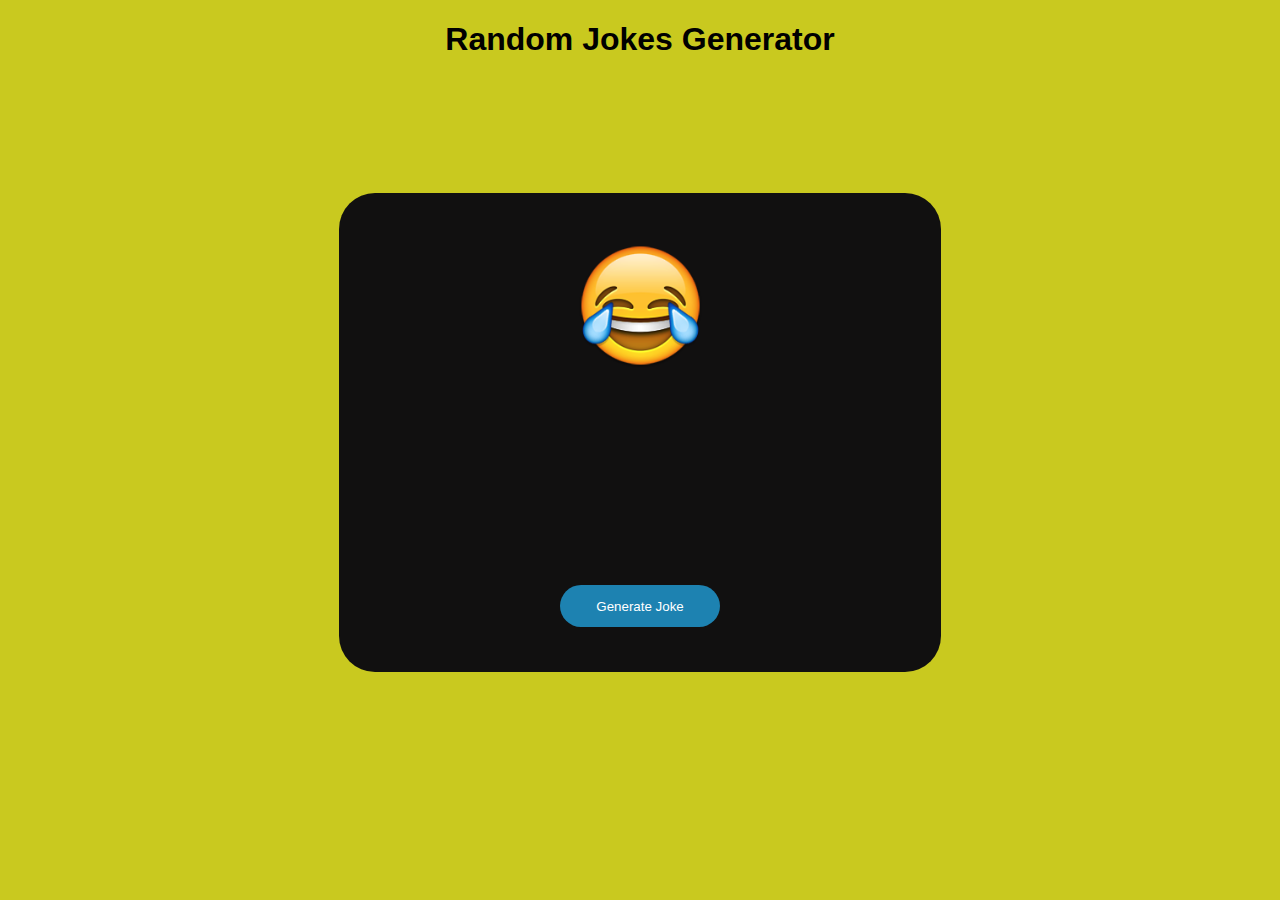
<file: Joke-Generator-API/index.html>
<!DOCTYPE html>
<html lang="en">

<head>
    <meta charset="UTF-8">
    <meta name="viewport" content="width=device-width, initial-scale=1.0">
    <title>Joke Generator</title>
    <link rel="stylesheet" href="style.css">
</head>

<body>

    <h1>Random Jokes Generator</h1>

    <div class="main">

        <img src="image/laughing-emoji.png">

        <p id="para"></p>

        <button id="btn">Generate Joke</button>

        <script src="script.js"></script>

    </div>

</body>

</html>
</file>
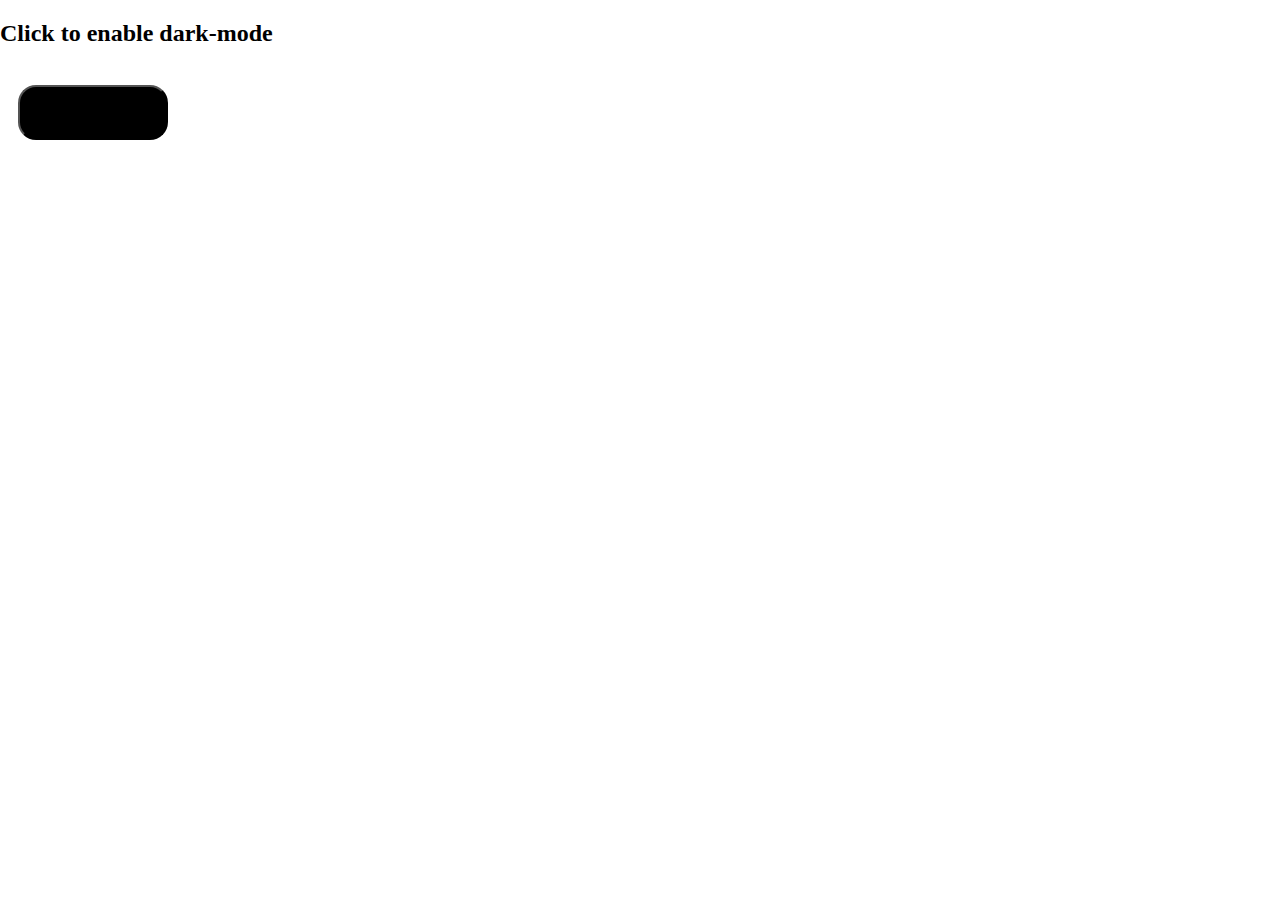
<file: JS-Practice/index.html>
<!DOCTYPE html>
<html lang="en">
<head>
    <meta charset="UTF-8">
    <meta name="viewport" content="width=device-width, initial-scale=1.0">
    <link rel="stylesheet" href="style.css">
    <title>JS</title>
</head>
<body>
    <h2 class="h2">Click to enable dark-mode</h2> 
<!-- 

    <div id="maindiv">
        <div class="box">Box 1</div>
        <div class="box">Box 2</div>
        <div class="box">Box 3</div>
    </div> -->
        
    <script src="script7.js"></script>
</body>
</html>
</file>
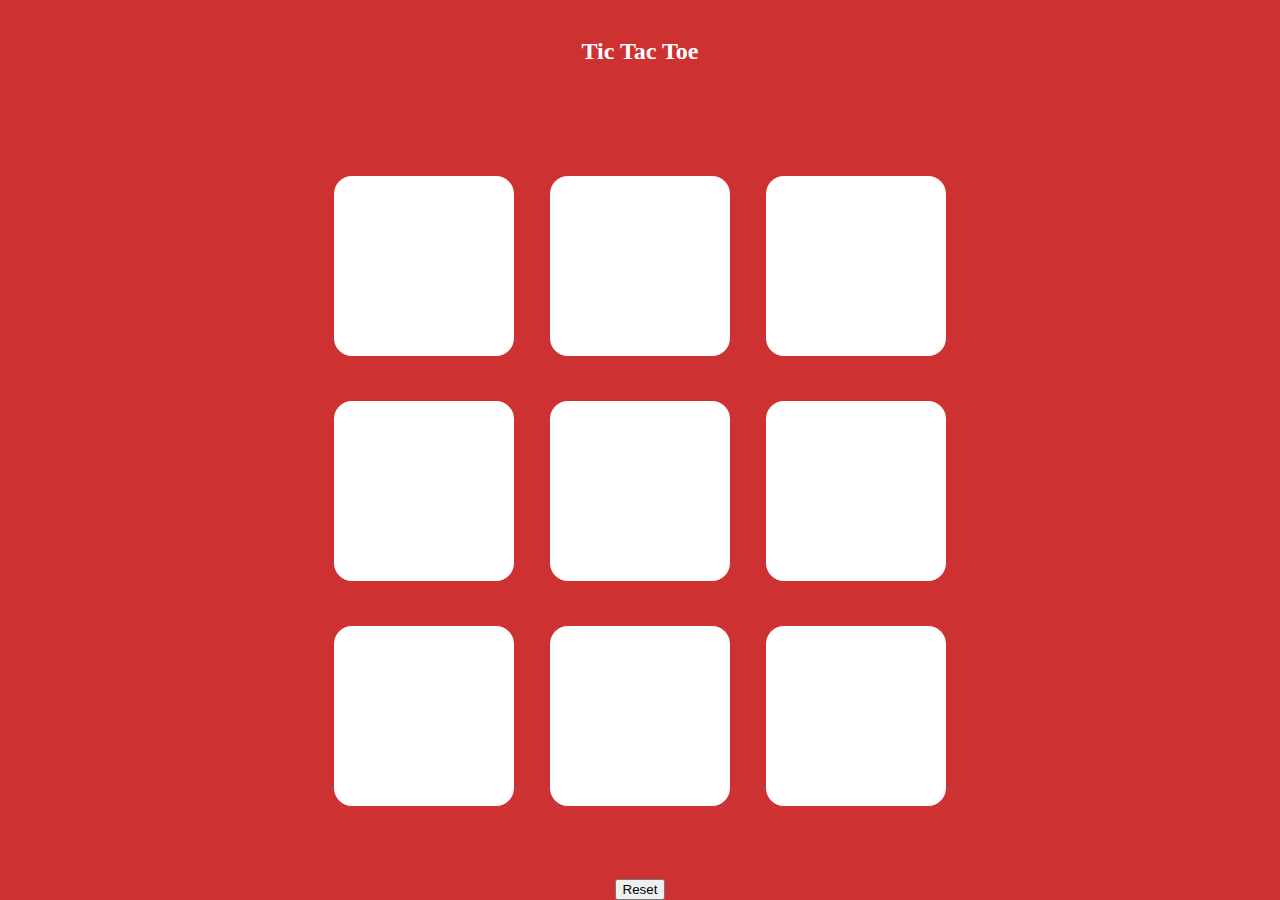
<file: Tic-Tac-Toe-Game/index.html>
<!DOCTYPE html>
<html lang="en">

<head>
    <meta charset="UTF-8">
    <meta name="viewport" content="width=device-width, initial-scale=1.0">
    <title>Tic Tac Toe</title>
    <link rel="stylesheet" href="style.css">
</head>

<body>

    <main>
    <h2> Tic Tac Toe</h2>
    <div class="container">

        <button class="btn" id="b1"></button>
        <button class="btn" id="b2"></button>
        <button class="btn" id="b3"></button>
        <button class="btn" id="b4"></button>
        <button class="btn" id="b5"></button>
        <button class="btn" id="b6"></button>
        <button class="btn" id="b7"></button>
        <button class="btn" id="b8"></button>
        <button class="btn" id="b9"></button>

    </div>

    <button class="reset">Reset</button>
</main>

<script src="script.js"></script>
</body>

</html>
</file>
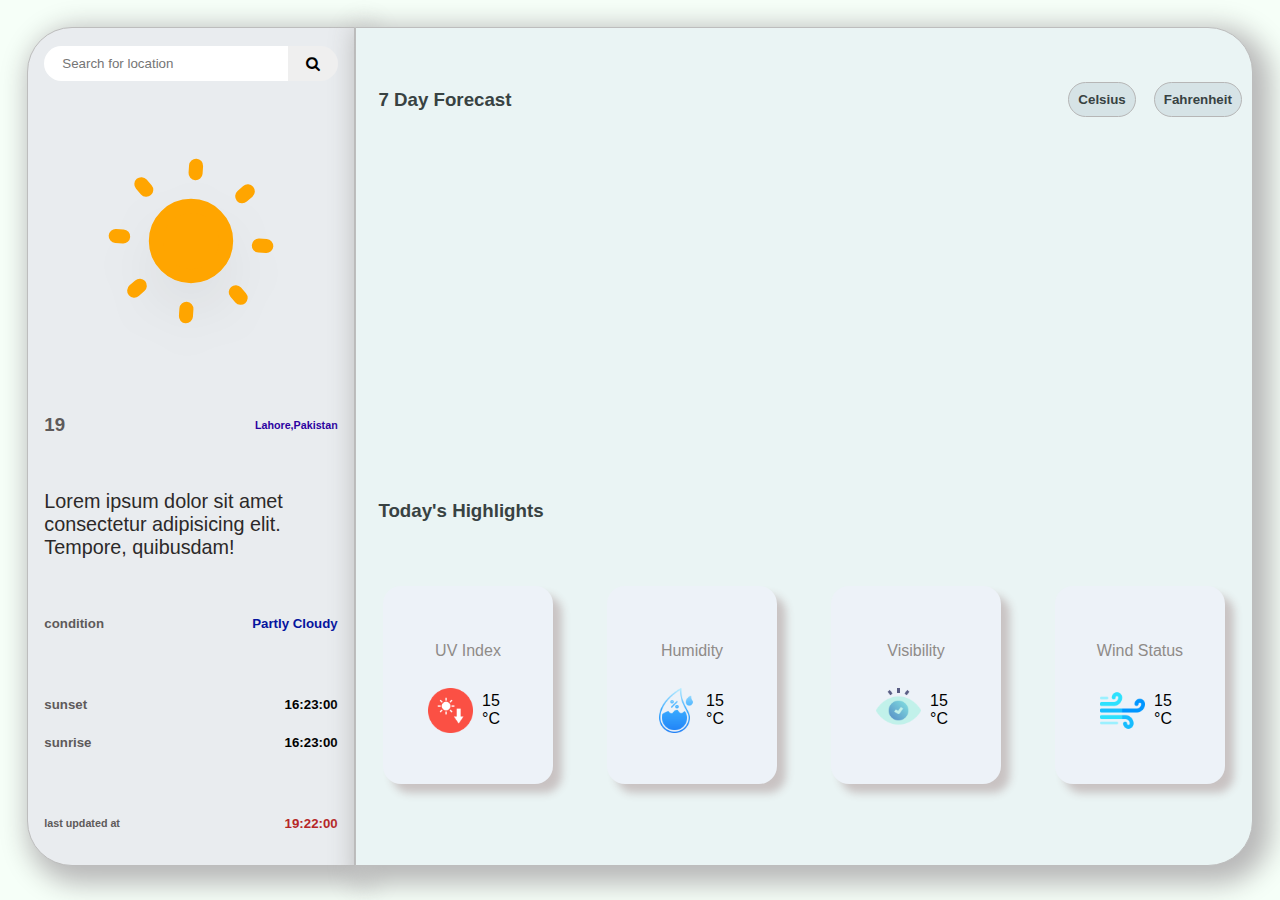
<file: Weather-App-API/index.html>
<!DOCTYPE html>
<html lang="en">

<head>
    <meta charset="UTF-8">
    <meta name="viewport" content="width=device-width, initial-scale=1.0">
    <title>Weather App</title>
    <link rel="stylesheet" href="style.css">
    <link rel="stylesheet" href="https://cdnjs.cloudflare.com/ajax/libs/font-awesome/4.7.0/css/font-awesome.min.css">
    <link rel="shortcut icon" href="images/logo.png" >
</head>

<body>

    <div class="left-div">

        <div class="search">
            <input type="text" placeholder="Search for location" id="cityInput">
            <button style="font-size:15px" id="btn"><i class="fa fa-search"></i></button>

        </div>

        <img src="images/Clear.svg" id="image">
        
        <div class="info">

            <h3 id="temp" style="color: rgb(94, 90, 90);">19</h3>
            <h6 id="city" style="color: rgb(44, 2, 161);">Lahore,Pakistan</h6>
        </div>
        <div class="info">
            <p id="desc" style="color: rgb(44, 41, 41); font-size: 2.2vh;">Lorem ipsum dolor sit amet consectetur adipisicing elit. Tempore, quibusdam!</p>
        </div>
        <div class="info">

            <h5 style="color: rgb(94, 90, 90);">condition</h5>
            <h5 id="condition" style="color: rgb(5, 20, 158);">Partly Cloudy</h5>
        </div>
        <div class="info">
            <div>
               <h5 style="color: rgb(94, 90, 90);">sunset</h5>
                <h5 style="color: rgb(94, 90, 90);">sunrise</h5>
            </div>
            <div>
                <h5 id="sunset">16:23:00</h5>
                <h5 id="sunrise">16:23:00</h5>
            </div>
         
        </div>
        <div class="info">

            <h6 style="color: rgb(94, 90, 90);">last updated at</h6>
            <h5 id="time" style="color: rgb(182, 39, 39);">19:22:00</h5>
        </div>
        

    </div>

    <div class="right-div">

        <div id="right-info">
            <div id="temperature">
                <h3>7 Day Forecast</h3>
                <div>
                    <button id="c">Celsius </button>
                    <button id="f">Fahrenheit </button>
                </div>
            </div>


            <div class="week">


            </div>
        </div>

        <div id="right-info">
            <div id="temperature">
                <h3>Today's Highlights</h3>
            </div>
            <div class="week">

                <div class="update">
                    <p style="color: rgb(143, 139, 136);">UV Index</p>
                    <div class="highlight">
                        <img src="images/uv.png" style="height: 5vh;">
                        <p id="uv">15 °C</p>
                    </div>
                </div>
                <div class="update">
                    <p style="color: rgb(143, 139, 136);">Humidity</p>
                    <div class="highlight">
                        <img src="images/humidity.png" style="height: 5vh;">
                        <p id="humidity">15 °C</p>
                    </div>
                </div>
                <div class="update">
                    <p style="color: rgb(143, 139, 136);">Visibility</p>
                    <div class="highlight">
                        <img src="images/visible.png" style="height: 5vh;">
                        <p id="visible">15 °C</p>
                    </div>
                </div>
                <div class="update">
                    <p style="color: rgb(143, 139, 136);">Wind Status</p>
                    <div class="highlight">
                        <img src="images/wind.png" style="height: 5vh;">
                        <p id="wind">15 °C</p>
                    </div>
                </div>

            </div>
        </div>

    </div>



    <script src="script.js" defer></script>
</body>

</html>
</file>
<file: Joke-Generator-API/style.css>
body {
    overflow: hidden;
    margin: 0;
    padding: 0;
    font-family: 'Segoe UI', Tahoma, Geneva, Verdana, sans-serif;
    background-color: rgb(201, 201, 31);
}

h1 {
    text-align: center;
}

.main {

    margin: 15vh auto;
    display: flex;
    flex-direction: column;
    justify-content: space-between;
    align-items: center;
    background-color: rgb(17, 16, 16);
    color: white;
    width: 40%;
    padding: 5vh;
    height: 50%;
    border-radius: 4vh;
}

img {
    height: 15vh;
}

p {
    text-align: center;
    font-size: 20v;
    height: 20vh;
}

button {

    padding: 1.5vh 4vh;
    border-radius: 4vh;
    color: white;
    outline: none;
    border: none;
    background-color: rgb(29, 130, 177);
    transition: 0.3S ease;

}
button:hover {

    background-color: rgb(10, 117, 167);
    cursor: pointer;
}
</file>
<file: JS-Practice/style.css>
body{
    margin: 0;
    padding: 0;
}
/* 
#maindiv{
    display: flex;
    justify-content: center;
    align-items: center;
    width: 100vw;
    height: 100vh;
}
.box{
    border: 2px solid red;
    height: 20vh;
    width: 20vw;
    margin: 10vh;
    display: flex;
    justify-content: center;
    align-items: center;
    font-weight: bold;
    background-color: red;
    color: white;
}

.h2{
    color: white;
    background-color: purple;
}

.h2style{
    color: purple;
    font-family: 'Courier New', Courier, monospace;
    background-color: yellow;
} */
</file>
<file: Tic-Tac-Toe-Game/style.css>
body{
    margin: 0px;
    padding: 0px;
    overflow: hidden;
}

main{
    display: flex;
    justify-content: space-between;
    align-items: center;
    flex-direction: column;
    width: 100vw;
    height: 100vh;
    background-color:rgb(206, 49, 49);

}
h2{
    color: white;
    width: 100vw;
    padding: 2vh;
    text-align: center;
}
.container{

    display: flex;
    justify-content: center;
    align-items: center;
    width: 75vh;
    height: 75vh;
    flex-wrap: wrap;
}

.btn{
    width: 20vh;
    height: 20vh;
    margin: 2vh;
    border-radius: 2vh;
    font-size: 6vh;
    border: none;
    background-color: white;
}

.resetbtn{

    margin: 3vh;
    padding: 2vh 2vw;
    border-radius: 2vh;
    background-color:rgba(105, 223, 115, 0.87);
    color: black;
}
</file>
<file: Weather-App-API/style.css>
body{
    margin: 0;
    padding: 3vh;
    font-family: Verdana, Geneva, Tahoma, sans-serif;
    overflow: hidden;
    background-color: #f6fff8;
    display: flex;
    justify-content: center;
    align-items: center;
}

.left-div{
    display: flex;
    flex-direction: column;
    justify-content: space-between;
    align-items: center;
    height: 93vh;
    width: 50vh;
    background-color: #e9ecef;
    border: 1px solid rgb(189, 189, 189);
    border-top-left-radius: 5vh;
    border-bottom-left-radius: 5vh;
    box-shadow: 1vh 1vh 3vh 1vh rgb(184, 184, 184);

}

.left-div .search{
    display: flex;
    width: 90%;
}

.left-div img{
    height: 50vh;
    margin: -11vh;
}

.left-div .info{
    display: flex;
    width: 90%;
    height: 10%;
    align-items: center;
    justify-content: space-between;
}

.search input{
    padding: 1vh 2vh;
    margin: 2vh 0;
    z-index: 1;
    width: 100%;
    color: rgb(56, 56, 49);
    border: none;
    outline: none;
    border-top-left-radius: 2vh;
    border-bottom-left-radius: 2vh;

}
.search button{
    padding: 1vh 2vh;
    margin: 2vh 0;
    z-index: 1;
    outline: none;
    border: none;
    border-top-right-radius: 2vh;
    border-bottom-right-radius: 2vh;
    transition: 0.3s ease;
}

.search button:hover{
    background-color: #dce6de;
    cursor: pointer;
}

.right-div{
    display: flex;
    flex-direction: column;
    justify-content: space-between;
    align-items: center;
    height: 93vh;
    width: 70vw;
    background-color: #eaf4f4;
    border: 1px solid rgb(189, 189, 189);
    box-shadow: 1vh 1vh 3vh 1vh rgb(184, 184, 184);
    border-top-right-radius: 5vh;
    border-bottom-right-radius: 5vh;
}
#right-info{
    display: flex;
    flex-direction: column;
    width: 100%;
    justify-content: space-between;
    align-items: center;
    padding: 4vh 0;
}
.right-div #temperature{
    width: 95%;
    display: flex;
    justify-content: space-between;
    align-items: center;
}

#temperature h3{
    color: #384242;
}

#temperature div{
    width: 20%;
    display: flex;
}

#temperature button{
    margin: 2vh 1vh;
    width: 100%;
    padding: 1vh;
    border-radius: 2vh;
    border: 1px solid rgb(182, 182, 182);
    background-color: #d6e3e6;
    color: #384242;
    transition: 0.3s ease;
    font-weight: bold;
}
#temperature button:hover{
    cursor: pointer;
    background-color: #b4d4d4;
}

.week {

    display: flex;
    width: 100%;
}

.week .days{
    display: flex;
    flex-direction: column;
    align-items: center;
    margin: 2vh 2vh;
    padding: 1vh 4vh;
    height: 18vh;
    border-radius: 2vh;
    box-shadow: 1vh 1vh 1vh rgb(201, 195, 195);
    background-color: #edf2f8;
}


.highlight{
    display: flex;
    align-items: center;
}
.highlight img{
    margin: 0 1vh;
}

.update{
    display: flex;
    flex-direction: column;
    justify-content: center;
    align-items: center;
    margin: 5vh 3vh;
    padding: 1vh 4vh;
    height: 20vh;
    width: 10vw;
    border-radius: 2vh;
    box-shadow: 1vh 1vh 1vh rgb(201, 195, 195);
    background-color: #edf2f8;
}
</file>
